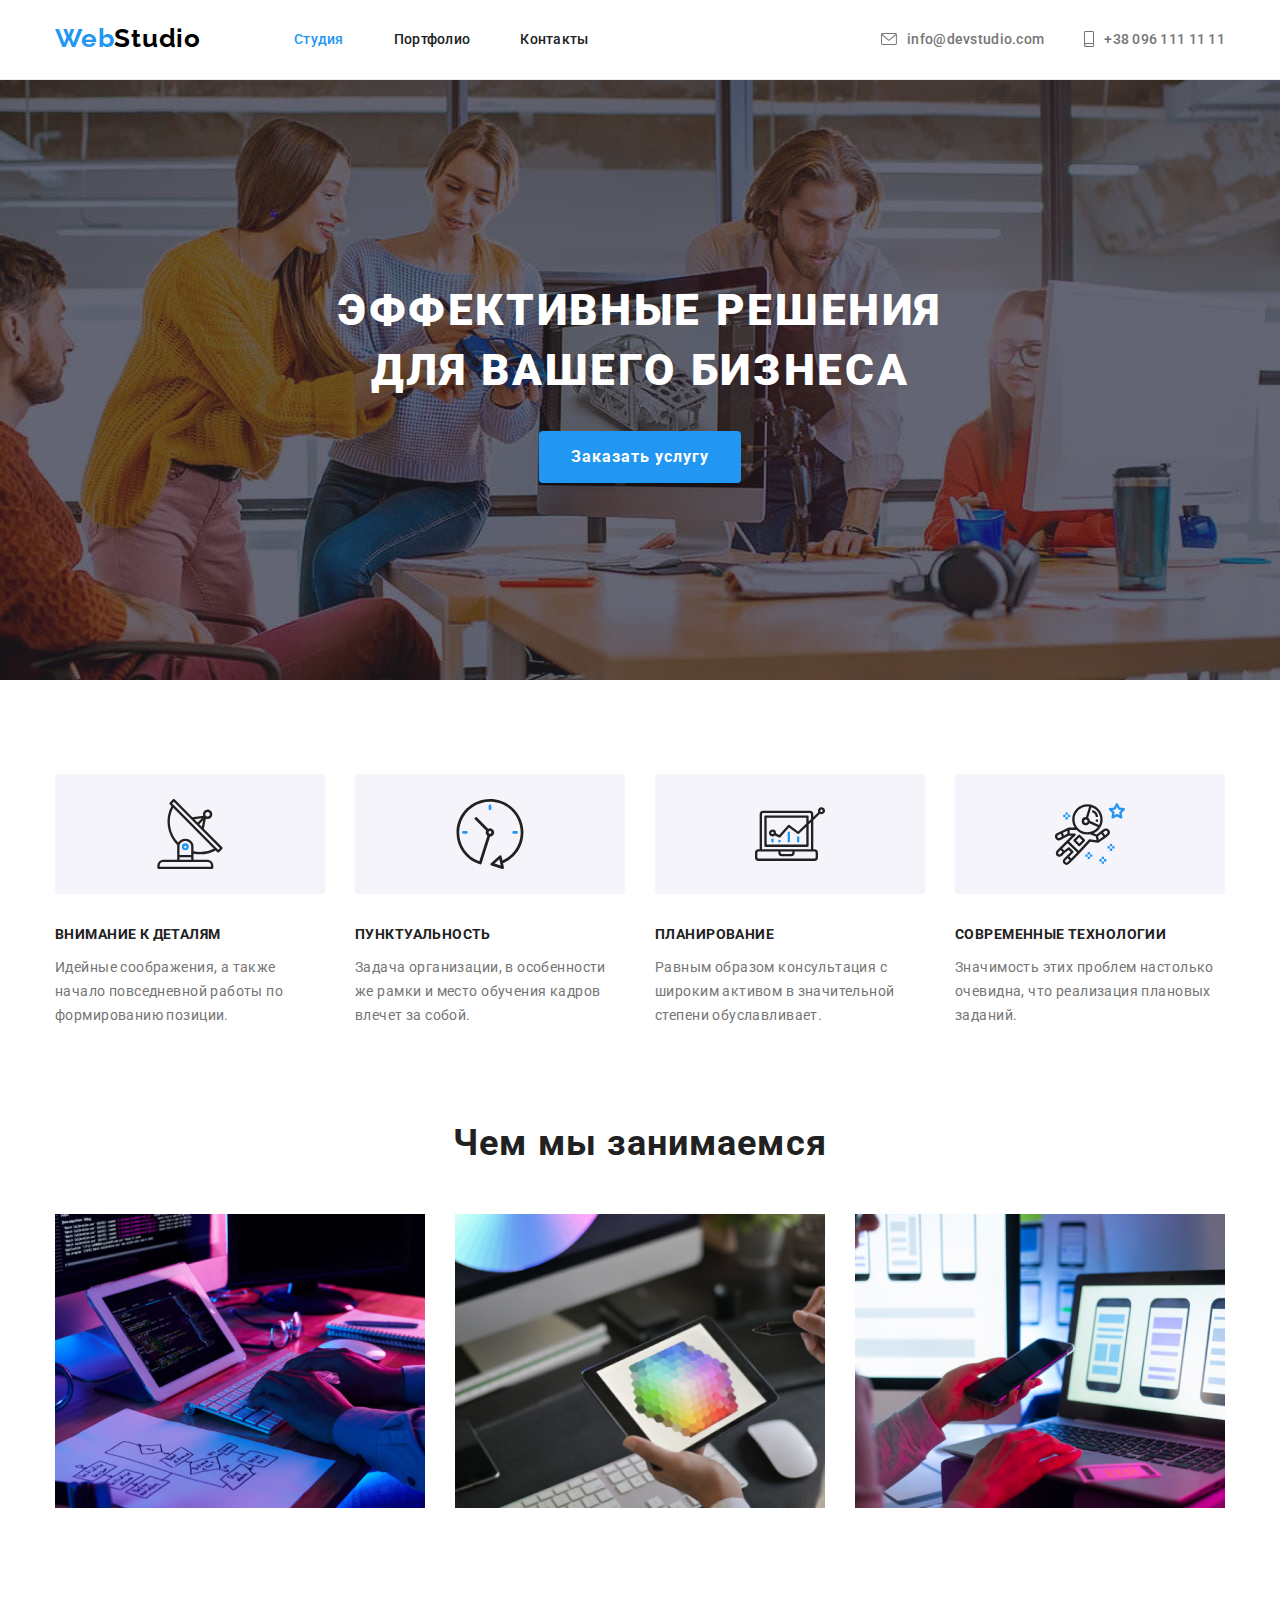
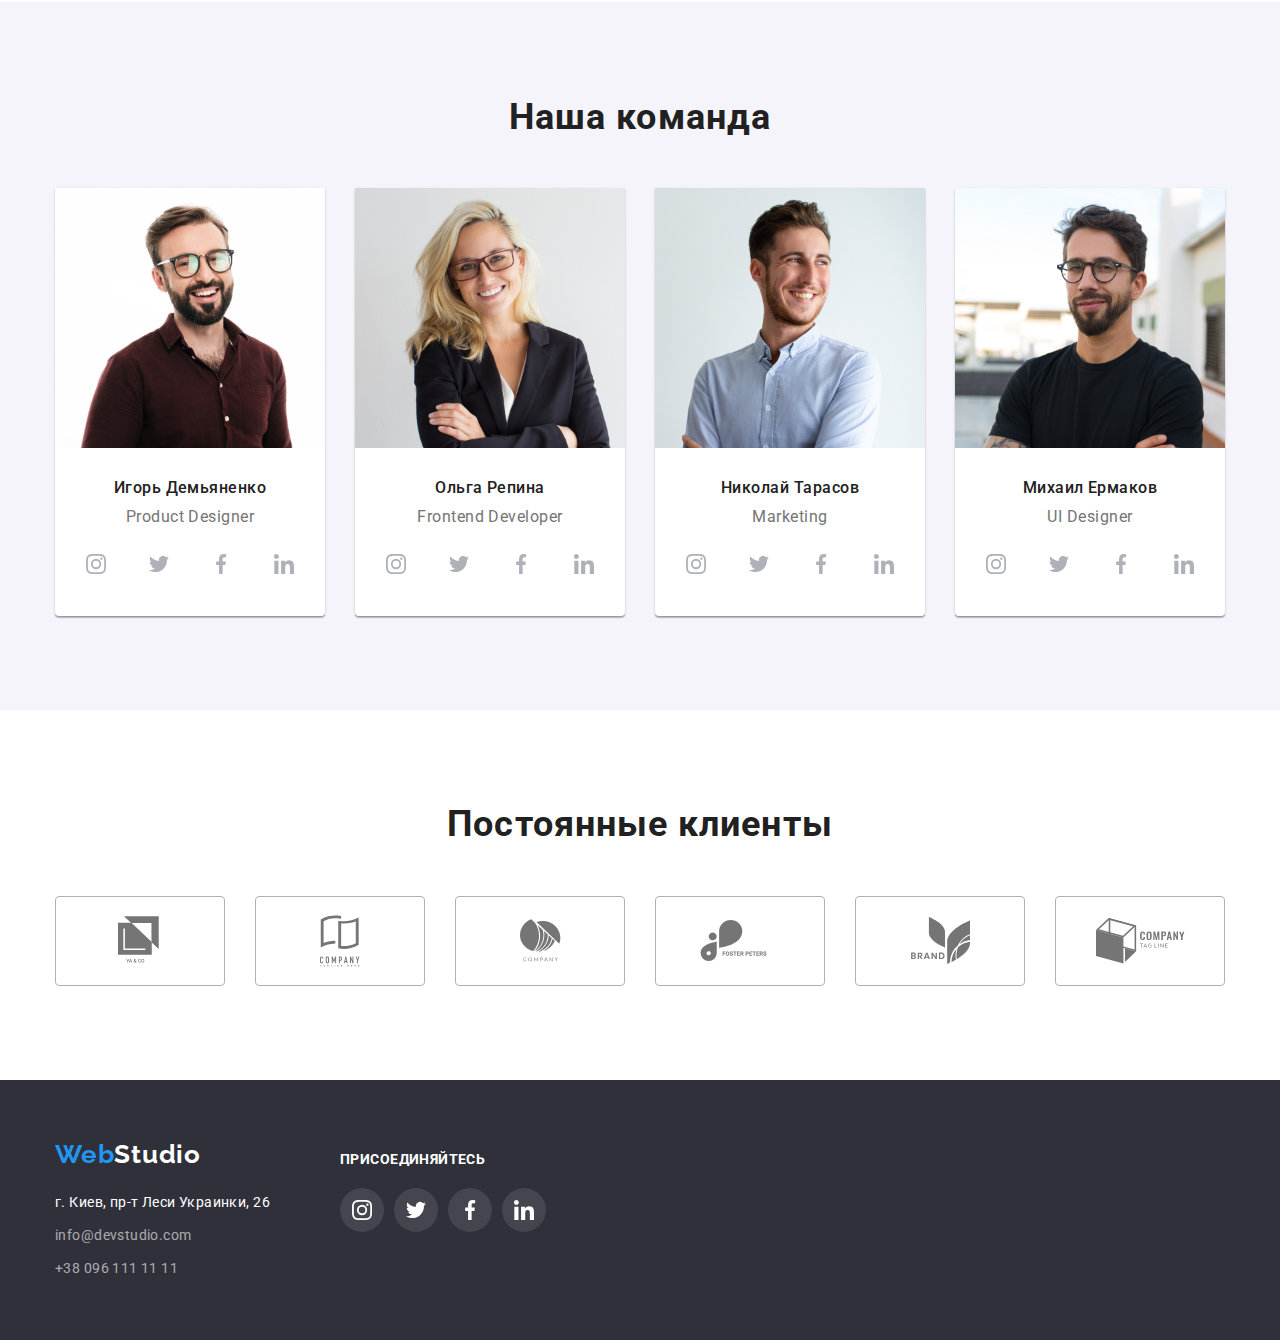
<file: index.html>
<!DOCTYPE html>
<html lang="ru">
  <head>
    <meta charset="UTF-8" />
    <meta name="viewport" content="width=</head>device-width, initial-scale=1.0" />
    <title>WebStudio</title>
    <link rel="stylesheet" href="https://cdnjs.cloudflare.com/ajax/libs/modern-normalize/1.0.0/modern-normalize.css">
    <link href="https://fonts.googleapis.com/css2?family=Raleway:wght@700&family=Roboto:wght@400;500;700;900&display=swap" rel="stylesheet">
    <link rel="stylesheet" href="./css/style.css">
  </head>
  <body>

    <!--HEADER-->

      <header class="header">
        <div class="container">
        <nav class="navigation">
        <a class="logo" href="./index.html" aria-label="Logotype"> <span class="logo-web">Web</span>Studio</a>
        <ul class="navigation-list">
          <li class="navigation-list-item"><a class="navigation-list-link current" href="./index.html">Студия</a></li>
          <li class="navigation-list-item"><a class="navigation-list-link" href="./portfolio.html">Портфолио</a></li>
          <li class="navigation-list-item"><a class="navigation-list-link " href="">Контакты</a></li>
        </ul>
      </nav>
      <ul class="header-contacts">
          <li class="header-contacts-item"> 
            <a class="header-mail-link" href="mailto:info@devstudio.com">
              <svg class="envelope-svg" width="16px" height="12px">
               <use href="./img/sprite.svg#envelope"></use>
              </svg>
              info@devstudio.com 
            </a>
          </li>
          <li class="header-contacts-item">
            <a class="header-tel-link" href="tel:+380961111111">
              <svg class="smartphone-svg" width="10px" height="16px">
                <use href="./img/sprite.svg#smartphone"></use>
               </svg>
              +38 096 111 11 11
            </a>
          </li>
      </ul>
       </div>
     </header>


      <main>
        <!--HERO-->
        <div class="overlay">
         <section class="hero section">
          <div class="container">
          <h1 class="hero-title">Эффективные решения <br> для вашего бизнеса</h1>
          <button class="hero-button" type="button">Заказать услугу</button>
        </div>
        </section>
      </div>
      

        <!-- FEATURES-->
        
        <section class="features">
          <div class="container">
          <h2 hidden class="features-title" >Особенности</h2>

          <ul class="features-list">
            <li class="features-list-item icon-1" >
              
<h3 class="features-subtitle">Внимание к деталям</h3>
<p class="features-text">
  Идейные соображения, а также начало повседневной работы по формированию позиции.
</p>
            </li>
            <li class="features-list-item icon-2" >
              <h3 class="features-subtitle">Пунктуальность</h3>
              <p class="features-text">
          Задача организации, в особенности же рамки и место обучения кадров влечет за собой.
             </p>
            </li>
            <li class="features-list-item icon-3">
              <h3 class="features-subtitle">Планирование</h3>
              <p class="features-text">
                Равным образом консультация с широким активом в значительной степени обуславливает.
              </p></li>
            <li class="features-list-item icon-4">
              <h3 class="features-subtitle">Современные технологии</h3>
<p class="features-text">
  Значимость этих проблем настолько очевидна, что реализация плановых заданий.
</p>
            </li>
          </ul>
        </div>
                </section>
      
          
        <!--WHAT WE DO-->

        <section class="examples">
          <div class="container">
          <h2 class="examples-titles"> Чем мы занимаемся</h2>
          <ul class="examples-list">
            <li>
           <img src="./img/pic1.jpg" alt="мужчина пишет код" width="370" height="294">
            </li>
            <li>
              <img src="./img/pic2.jpg" alt="кто-то держит смартфон" width="370" height="294">
            </li>
            <li>
              <img src="./img/pic3.jpg" alt="кто-то держит планшет" width="370" height="294">
            </li>
          </ul>
        </div>
        </section>

        <!--Our team-->
        <section class="team">
          <div class="container">
          <h2 class="team-title">Наша команда </h2>
          <ul class="team-list">
            <li class="teammate-item">
          <img src="./img/teammate1.jpg" alt="игорь улыбается" width="270" height="260">
          <div class="description-container">
          <h3 class="teammate-name">Игорь Демьяненко</h3>
          <p class="teammate-position" lang="en">Product Designer</p>
          <ul class="social-list">
          <li><a class="social-list-link" href=""><svg class="social-svg" width="20px" height="20px">
            <use href="./img/sprite.svg#instagram"></use>
          </svg>
        </a>
      </li>
          <li><a class="social-list-link" href=""><svg class="social-svg" width="20px" height="20px">
            <use href="./img/sprite.svg#twitter"></use>
          </svg>
        </a>
      </li>
          <li><a class="social-list-link" href=""><svg class="social-svg" width="20px" height="20px">
            <use href="./img/sprite.svg#facebook"></use>
          </svg>
        </a>
      </li>
          <li><a class="social-list-link" href=""><svg class="social-svg" width="20px" height="20px">
            <use href="./img/sprite.svg#linkedin"></use>
          </svg>
        </a>
      </li>
        </ul>
</div>
            </li>
            <li class="teammate-item">
              <img src="./img/teammate2.jpg" alt="ольга улыбается" width="270" height="260">
              <div class="description-container">         
          <h3 class="teammate-name">Ольга Репина</h3>
          <p class="teammate-position" lang="en">Frontend Developer</p>
          <ul class="social-list">
            <li><a class="social-list-link" href=""><svg class="social-svg" width="20px" height="20px">
              <use href="./img/sprite.svg#instagram"></use>
            </svg>
          </a>
        </li>
            <li><a class="social-list-link" href=""><svg class="social-svg" width="20px" height="20px">
              <use href="./img/sprite.svg#twitter"></use>
            </svg>
          </a>
        </li>
            <li><a class="social-list-link" href=""><svg class="social-svg" width="20px" height="20px">
              <use href="./img/sprite.svg#facebook"></use>
            </svg>
          </a>
        </li>
            <li><a class="social-list-link" href=""><svg class="social-svg" width="20px" height="20px">
              <use href="./img/sprite.svg#linkedin"></use>
            </svg>
          </a>
        </li>
          </ul>
          </div>
            </li>
            <li class="teammate-item">
              <img src="./img/teammate3.jpg" alt="николай улыбается" width="270" height="260">
              <div class="description-container">             
               <h3 class="teammate-name">Николай Тарасов</h3>
               <p class="teammate-position" lang="en">Marketing</p>
               <ul class="social-list">
                 <li><a class="social-list-link" href=""><svg class="social-svg" width="20px" height="20px">
                   <use href="./img/sprite.svg#instagram"></use>
                 </svg>
                </a>
              </li>
                 <li><a class="social-list-link" href=""><svg class="social-svg" width="20px" height="20px">
                   <use href="./img/sprite.svg#twitter"></use>
                 </svg>
                </a>
              </li>
                 <li><a class="social-list-link" href=""><svg class="social-svg" width="20px" height="20px">
                   <use href="./img/sprite.svg#facebook"></use>
                 </svg>
                </a>
              </li>
                 <li><a class="social-list-link" href=""><svg class="social-svg" width="20px" height="20px">
                   <use href="./img/sprite.svg#linkedin"></use>
                 </svg>
                </a>
              </li>
               </ul>
               </div>
            </li>
            <li class="teammate-item">
              <img src="./img/teammate4.jpg" alt="ольга улыбается" width="270" height="260">
              <div class="description-container">   
           <h3 class="teammate-name">Михаил Ермаков</h3>
           <p class="teammate-position" lang="en">UI Designer</p>
           <ul class="social-list">
             <li><a class="social-list-link" href=""><svg class="social-svg" width="20px" height="20px">
               <use href="./img/sprite.svg#instagram"></use>
             </svg>
            </a>
          </li>
             <li><a class="social-list-link" href=""><svg class="social-svg" width="20px" height="20px">
               <use href="./img/sprite.svg#twitter"></use>
             </svg>
            </a>
          </li>
             <li><a class="social-list-link" href=""><svg class="social-svg" width="20px" height="20px">
               <use href="./img/sprite.svg#facebook"></use>
             </svg>
            </a>
          </li>
             <li><a class="social-list-link" href=""><svg class="social-svg" width="20px" height="20px">
               <use href="./img/sprite.svg#linkedin"></use>
             </svg>
            </a>
          </li>
           </ul>
           </div>
            </li>
          </ul>
        </div>
        </section>

         <!--CLIENTS-->

    <section class="clients-section">
      <div class="container">
       <h2 class="clients-title">Постоянные клиенты</h2>
       <ul class="clients-list">
         <li class="clients-item"><a class="clients-link" href="">
           <svg class="clients-icon"  width="45px" height="50px" >
            <use href="./img/sprite.svg#client-1"></use>
           </svg>
         </a>
        </li>
        <li class="clients-item"><a class="clients-link" href="">
          <svg class="clients-icon" width="40px" height="52px" >
           <use href="./img/sprite.svg#client-2"></use>
          </svg>
        </a>
       </li>
       <li class="clients-item"><a class="clients-link" href="">
        <svg class="clients-icon" width="41px" height="43px" >
         <use href="./img/sprite.svg#client-3"></use>
        </svg>
      </a>
     </li>
     <li class="clients-item"><a class="clients-link" href="">
      <svg class="clients-icon" width="80px" height="42px" >
       <use href="./img/sprite.svg#client-4"></use>
      </svg>
    </a>
   </li>
   <li class="clients-item"><a class="clients-link" href="">
    <svg class="clients-icon" width="59px" height="47px" >
     <use href="./img/sprite.svg#client-5"></use>
         </svg>
       </a>
      </li>
      <li class="clients-item"><a class="clients-link" href="">
       <svg class="clients-icon" width="89px" height="46px" >
        <use href="./img/sprite.svg#client-6"></use>
       </svg>
     </a>
     </li>
       </ul>
      </div>
      </section>
      </main>


      <!--FOOTER-->
      <footer class="footer">
        <div class="container container-footer">
          <div class="footer-contacts">
          <a class="logo webstudio" href="./index.html" aria-label="Logotype"><span class="logo-web">Web</span><span class="logo-footer">Studio</span></a>
          <address class="address">
           
            <ul class="address-footer">
              <li class="address-footer-item"> г. Киев, пр-т Леси Украинки, 26</li>
              <li class="address-footer-item"><a class="footer-mail-link" href="mailto:info@devstudio.com">info@devstudio.com</a></li>
              <li class="address-footer-item"><a class="footer-tel-link" href="tel:+380961111111">+38 096 111 11 11</a> </li>
           </ul>       
        </address>
      </div>
        <div class="footer-connections">
          <h2>присоединяйтесь</h2>
          <ul class="social-list-footer">
            <li class="item-link-footer"><a class="social-link-footer" href=""><svg class="social-svg" width="20px" height="20px">
              <use href="./img/sprite.svg#instagram"></use>
            </svg></a></li>
            <li class="item-link-footer"><a class="social-link-footer" href=""><svg class="social-svg" width="20px" height="20px">
              <use href="./img/sprite.svg#twitter"></use>
            </svg></a></li>
            <li class="item-link-footer"><a class="social-link-footer" href=""><svg class="social-svg" width="20px" height="20px">
              <use href="./img/sprite.svg#facebook"></use>
            </svg></a></li>
            <li class="item-link-footer"><a class="social-link-footer" href=""><svg class="social-svg" width="20px" height="20px">
              <use href="./img/sprite.svg#linkedin"></use>
            </svg></a></li>
          </ul>
          </div>
      </div>
      </footer>
  </body>
</html>
</file>
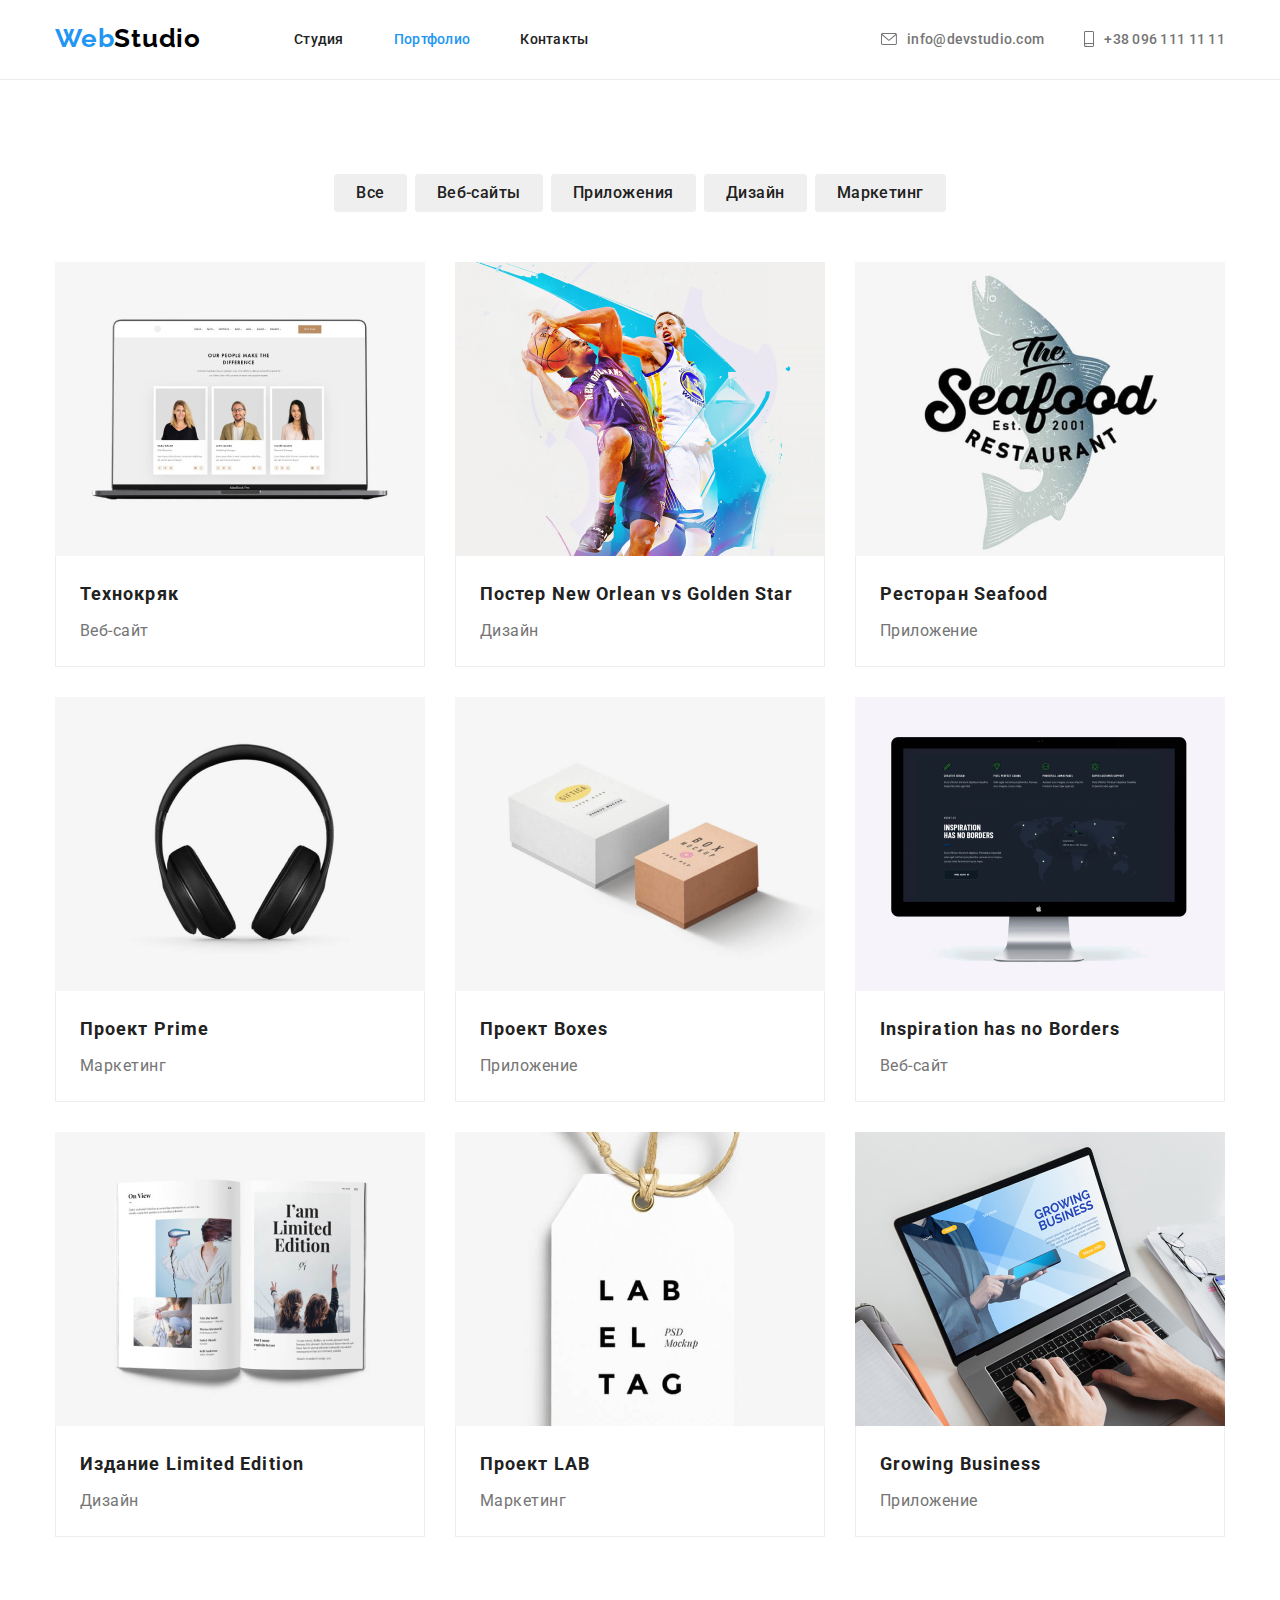
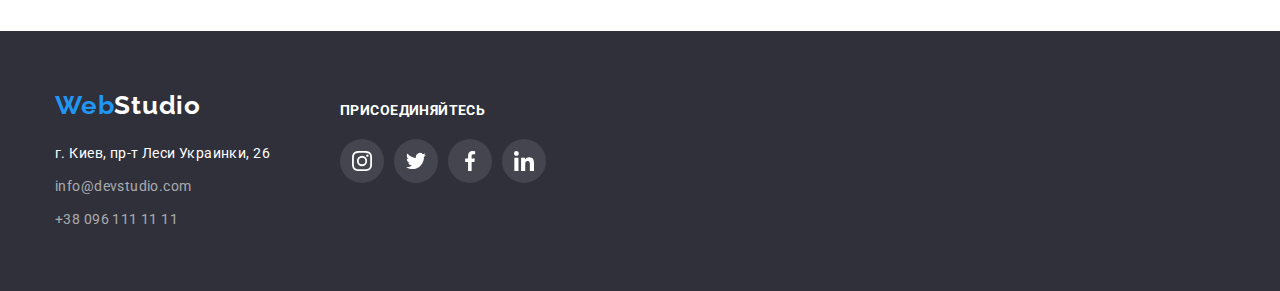
<file: portfolio.html>
<!DOCTYPE html>
<html lang="ru">
<head>
    <meta charset="UTF-8">
    <meta name="viewport" content="width=device-width, initial-scale=1.0">
    <title>Portfolio</title>
    <link rel="stylesheet" href="https://cdnjs.cloudflare.com/ajax/libs/modern-normalize/1.0.0/modern-normalize.css">
    <link href="https://fonts.googleapis.com/css2?family=Raleway:wght@700&family=Roboto:wght@400;500;700;900&display=swap" rel="stylesheet">
    <link rel="stylesheet" href="./css/style.css">
</head>
<body>
    <!--HEADER-->

    <header class="header">
        <div class="container">
        <nav class="navigation">
        <a class="logo" href="./index.html" aria-label="Logotype"> <span class="logo-web">Web</span>Studio</a>
        <ul class="navigation-list">
          <li class="navigation-list-item"><a class="navigation-list-link" href="./index.html">Студия</a></li>
          <li class="navigation-list-item"><a class="navigation-list-link current" href="./portfolio.html">Портфолио</a></li>
          <li class="navigation-list-item"><a class="navigation-list-link " href="">Контакты</a></li>
        </ul>
      </nav>
      <ul class="header-contacts">
          <li class="header-contacts-item"> 
            <a class="header-mail-link" href="mailto:info@devstudio.com">
              <svg class="envelope-svg" width="16px" height="12px">
               <use href="./img/sprite.svg#envelope"></use>
              </svg>
                info@devstudio.com 
            </a>
          </li>
          <li class="header-contacts-item">
            <a class="header-tel-link" href="tel:+380961111111">
              <svg class="smartphone-svg" width="10px" height="16px">
                <use href="./img/sprite.svg#smartphone"></use>
               </svg>
                +38 096 111 11 11
            </a>
          </li>
      </ul>
       </div>
     </header>

      <!-- MAIN -->
      <main>
        <section class="portfolio">
            <div class="container">
            <h1 hidden> Портфолио </h1>
            <ul class="portfolio-filter">
                <li class="button">
                    <button type="button" class="portfolio-filter-btn">Все</button>
                </li>
                <li class="button">
                    <button type="button" class="portfolio-filter-btn" >Веб-сайты</button>
                </li>
                <li class="button">
                    <button type="button" class="portfolio-filter-btn">Приложения</button>
                </li>
                <li class="button">
                    <button type="button" class="portfolio-filter-btn">Дизайн</button>
                </li>
                <li class="button">
                    <button type="button" class="portfolio-filter-btn">Маркетинг</button>
                </li>
            </ul>
            
            <ul class="portfolio-list">
                <li class="portfolio-list-item">
                <a class="portfolio-list-link" href="">
                  <img class="portfolio-list-image" src="./img/project1.jpg" alt="ноутбук" width="370" height="294">
                  <div class="list-container">
                  <h2 class="portfolio-list-title">Технокряк</h2>
                  <p class="portfolio-list-text" >Веб-сайт</p>
                </div>
                </a>
                </li>
                <li  class="portfolio-list-item" >
                <a class="portfolio-list-link" href="">
                  <img src="./img/project2.jpg" alt="баскетболисты" width="370" height="294">
                  <div class="list-container">
                  <h2 class="portfolio-list-title" >Постер <span lang="en"> New Orlean vs Golden Star</span></h2>
                  <p class="portfolio-list-text">Дизайн</p>
                </div>
                </a>
                </li>
                <li class="portfolio-list-item">
                <a class="portfolio-list-link" href="">
                    <img src="./img/project3.jpg" alt="акула" width="370" height="294">
                    <div class="list-container">
                    <h2  class="portfolio-list-title" >Ресторан <span lang="en">Seafood</span></h2>
                    <p class="portfolio-list-text">Приложение</p>
                </div>
                </a>
                </li>
                <li class="portfolio-list-item">
                <a class="portfolio-list-link" href="">
                    <img src="./img/project4.jpg" alt="наушники" width="370" height="294">
                    <div class="list-container">
                    <h2 class="portfolio-list-title" >Проект <span lang="en">Prime</span></h2>
                    <p class="portfolio-list-text">Маркетинг</p>
                </div>
                </a>
                </li>
                <li class="portfolio-list-item">
                <a class="portfolio-list-link" href="">
                    <img src="./img/project5.jpg" alt="коробки" width="370" height="294">
                    <div class="list-container">
                    <h2 class="portfolio-list-title" >Проект <span lang="en">Boxes</span></h2>
                    <p class="portfolio-list-text">Приложение</p>
                </div>
                </a>
                </li>
            
                <li class="portfolio-list-item">
                <a class="portfolio-list-link" href="">
                    <img src="./img/project6.jpg" alt="монитор" width="370" height="294">
                    <div class="list-container">
                    <h2 class="portfolio-list-title"  lang="en">Inspiration has no Borders</h2>
                    <p class="portfolio-list-text">Веб-сайт</p>
                </div>
                </a>
                </li>
                <li class="portfolio-list-item">
                    <a class="portfolio-list-link" href="">
                    <img src="./img/project7.jpg" alt="журнал" width="370" height="294">
                    <div class="list-container">
                    <h2 class="portfolio-list-title" >Издание <span lang="en"> Limited Edition</span></h2>
                    <p class="portfolio-list-text">Дизайн</p>
                </div>
                </a>
                </li>
                <li class="portfolio-list-item">
                    <a class="portfolio-list-link" href="">
                    <img src="./img/project8.jpg" alt="ярлык" width="370" height="294">
                    <div class="list-container">
                    <h2 class="portfolio-list-title" >Проект <span lang="en"> LAB </span></h2>
                    <p class="portfolio-list-text">Маркетинг</p>
                </div>
                </a>
                </li>
                <li class="portfolio-list-item">
                 <a class="portfolio-list-link" href="">
                    <img src="./img/project9.jpg" alt="работают на ноутбуке" width="370" height="294">
                    <div class="list-container">
                    <h2 class="portfolio-list-title" lang="en">Growing Business</h2>
                    <p class="portfolio-list-text">Приложение</p>
                </div>
                </a>
                </li>
            </ul>
        </div>
        </section>
      </main>

       <!--FOOTER-->

       <footer class="footer">
        <div class="container container-footer">
          <div class="footer-contacts">
          <a class="logo webstudio" href="./index.html" aria-label="Logotype"><span class="logo-web">Web</span><span class="logo-footer">Studio</span></a>
          <address class="address">
           
            <ul class="address-footer">
              <li class="address-footer-item"> г. Киев, пр-т Леси Украинки, 26</li>
              <li class="address-footer-item"><a class="footer-mail-link" href="mailto:info@devstudio.com">info@devstudio.com</a></li>
              <li class="address-footer-item"><a class="footer-tel-link" href="tel:+380961111111">+38 096 111 11 11</a> </li>
           </ul>       
        </address>
      </div>
        <div class="footer-connections">
          <h2>присоединяйтесь</h2>
          <ul class="social-list-footer">
            <li class="item-link-footer"><a class="social-link-footer" href=""><svg class="social-svg" width="20px" height="20px">
              <use href="./img/sprite.svg#instagram"></use>
            </svg></a></li>
            <li class="item-link-footer"><a class="social-link-footer" href=""><svg class="social-svg" width="20px" height="20px">
              <use href="./img/sprite.svg#twitter"></use>
            </svg></a></li>
            <li class="item-link-footer"><a class="social-link-footer" href=""><svg class="social-svg" width="20px" height="20px">
              <use href="./img/sprite.svg#facebook"></use>
            </svg></a></li>
            <li class="item-link-footer"><a class="social-link-footer" href=""><svg class="social-svg" width="20px" height="20px">
              <use href="./img/sprite.svg#linkedin"></use>
            </svg></a></li>
          </ul>
          </div>
      </div>
      </footer>
</body>
</html>
</file>
<file: css/style.css>
:root {
    --main-font: "Roboto", sans-serif;
    --secondary-font: "Raleway", sans-serif;
    --primary-text-color: #757575;
    --secondary-text-color: #212121;
    --title-text-color: #FFFFFF;
    --accent-color: #2196F3;
    --bg-color: #2F303A;
    }    

    *,
    *::before,
    *::after {
      margin: 0;
      padding: 0;
    }

body {
    font-family: var(--main-font);
    font-style: normal;

}
ul{
      list-style: none;
}

a{
    text-decoration: none;
}

img{
    display: block;
}
    

.container{
    margin-left: auto;
    margin-right: auto;
    width: 1200px;
    padding-right: 15px ;
    padding-left: 15px;
    }

/*-----START HEADER-------*/

.header{
    height: 80px;
    padding: 24px 0px;
    border-bottom: 1px solid #ececec;
}

.header .container{
    display: flex;
    }
    
.logo{
    font-family: var(--secondary-font);
    font-weight: 700;
    font-size: 26px;
    line-height: 1,20;
    letter-spacing: 0.03em;
    color: #000000;
    
}
.logo-web{
    color: var(--accent-color);
}

.navigation{
    display: flex;
    align-items: center;
    
    
}
.navigation-list{
    display: flex;
    margin-left: 93px;
}

.navigation-list-item{

    margin-right: 50px;
    }
.navigation-list-item:last-child{
    margin-right: 0;
}
.navigation .navigation-list-link.current{
    color: var(--accent-color);
   }


.navigation-list-link{
    
    font-weight: 500;
    font-size: 14px;
    line-height: 1,15;
    letter-spacing: 0.02em;
    color: var(--secondary-text-color);
}

 

.navigation-list-link:hover,
.navigation-list-link:focus{
color: var(--accent-color); 
}
 
.header-contacts{
    display: flex;
    align-items: center;
    margin-left:auto;
    }

.header-contacts-item{
    
    margin-right: 40px;
    
}


.header-contacts-item:last-child{
margin-right: 0;
}

.header-mail-link{
    display: flex;
    align-items: center;
}
.envelope-svg{
    
    margin-right: 10px;
    fill: currentcolor;
    
}
.header-tel-link{
    display: flex;
    align-items: center;
}
.smartphone-svg{
    margin-right: 10px;
    fill: currentcolor;
}
.envelope-svg:hover,
.envelope-svg:focus,
.smartphone-svg:hover,
.smartphone-svg:focus{

    fill: var(--accent-color);
}

.header-tel-link,
.header-mail-link{
font-weight: 500;
font-size: 14px;
line-height: 1,15;
letter-spacing: 0.02em;
color: var(--primary-text-color);
}


.header-tel-link:hover,
.header-tel-link:focus,
.header-mail-link:hover,
.header-mail-link:focus {
color: var(--accent-color);
}

/*------END HEADER--------*/

/*--------START HERO----------*/

.overlay{
    height: 600px;
    max-width: 1600px;
    margin-left: auto;
    margin-right: auto;
    background-color: #C4C4C4;
    background-image: linear-gradient(
      to right,
      rgba(47, 48, 58, 0.4),
      rgba(47, 48, 58, 0.4)
    ),
     url(../img/bground.jpg);
    background-repeat: no-repeat;
    background-size: cover;
    background-position: center;
}
.hero{
    padding-top: 200px;
    text-align: center;
 
 
}

.hero-title{
    margin-bottom: 30px;
 

    font-size: 44px;
    line-height: 1.37;
    text-align: center;
    letter-spacing: 0.06em;
    text-transform: uppercase;
    color: var(--title-text-color);
    font-weight: 900;
}
.hero-button{
display: inline-block;
 border: 0px;
 border-radius: 4px;
padding: 11px 32px;
box-shadow: 0px 4px 4px rgba(0, 0, 0, 0.15);
border-radius: 4px;
min-width: 200px;

font-weight: 700;
font-size: 16px;
line-height: 1.88;
align-items: center;
letter-spacing: 0.06em;
color: var(--title-text-color);
background-color:var(--accent-color);
}


/*--------END HERO------------*/

/*--------START FEATURES-------*/
.features{
  padding-top: 94px;  
  padding-bottom: 94px ;
}
.features-list{
    display: flex; 
}
.features-list-item::before {
    display: block; 
    content: '';
    height: 120px;
    background: #f5f4fa;
    border-radius: 4px;
    margin-bottom: 30px;
    background-repeat: no-repeat;
    background-position: center;
  }

  .icon-1::before {
    background-image: url(../img/antenna.svg);
  }
  .icon-2::before {
    background-image: url(../img/clock.svg);
  }
  .icon-3::before {
    background-image: url(../img/diagram.svg);
  }
  .icon-4::before {
    background-image: url(../img/astronaut.svg);
  }
  

.features-list-item:not(:last-child){
    margin-right:30px;
}

.features-list-item{
    
    width: 270px;
    }


.features-subtitle{
margin-bottom: 10px; 

font-weight: 700;
font-size: 14px;
line-height: 1.50;
letter-spacing: 0.03em;
text-transform: uppercase;
color: var(--secondary-text-color);
}
.features-text{
  
font-weight: 400;
font-size: 14px;
line-height: 1.73;
letter-spacing: 0.03em;
color: var(--primary-text-color);
}

/*--------END FEATURES-------*/

/*------START WHAT WE DO----------*/

.examples{
    padding-bottom: 94px;
     
}

.examples-list{
    display: flex;
    justify-content: space-between;
}
.examples-titles{
margin-bottom: 50px;

font-weight: 700;
font-size: 36px;
line-height: 1.17;
text-align: center;
letter-spacing: 0.03em;
color: var(--secondary-text-color);
}

/*------END WHAT WE DO----------*/

/*------START OUR TEAM----------*/

.team{
    padding-top: 94px;
    padding-bottom: 94px;
    background: #F5F4FA;
    
}

.team-title{

margin-bottom: 50px;


font-weight: 700;
font-size: 36px;
line-height: 1.17;
text-align: center;
letter-spacing: 0.03em;
color: var(--secondary-text-color);
}

.team-list{
    display: flex;
    justify-content: space-between;
}
.teammate-item{
    


    background: #FFFFFF;
    box-shadow: 0px 1px 3px rgba(0, 0, 0, 0.12), 0px 1px 1px rgba(0, 0, 0, 0.14),
    0px 2px 1px rgba(0, 0, 0, 0.2);
    border-radius: 0px 0px 4px 4px;
}

.teammate-item h3{
    
 text-align: center;

}
.teammate-name{
margin-top: 30px;
margin-bottom: 10px;

font-weight: 500;
font-size: 16px;
line-height: 1.19;
letter-spacing: 0.03em;
color: var(--secondary-text-color);
}
.teammate-position{
margin-bottom: 16px;
font-weight: 400;
font-size: 16px;
line-height: 1.19;
letter-spacing: 0.03em;
text-align: center;
color: var(--primary-text-color);
}
.social-list {

    display: flex;
    justify-content: space-evenly;
    padding: 0;
    margin: 0;
  
  }
  
  .social-list-link {
    display: flex;
    justify-content: center;
    align-items: center;
    width: 44px;
    height: 44px;
    border-radius: 50%;
    fill: #AFB1B8;
  
  }
  
  .social-list-link:hover,
  .social-list-link:focus {
  
    background-color: var(--accent-color);
  
  }
  
  .social-list-link:hover .social-svg,
  .social-list-link:focus .social-svg {
  
    fill: #ffffff;
  }
  
.description-container{
    padding-bottom: 30px;
}

/*------END OUR TEAM----------*/

/*--------START CLIENTS--------*/
.clients-section {
    padding-bottom: 94px;
    padding-top: 94px ;
}
  
.clients-title {
    font-weight: bold;
    font-size: 36px;
    line-height: 1.16;
    letter-spacing: 0.03em;
    color: var(--secondary-text-color);
    text-align: center;
    margin: 0px;
    padding: 0px;
    margin-bottom: 50px;
    
  }
  .clients-list {
    display: flex;
    justify-content: space-between;
    margin: 0px;
    padding: 0px;
  }
  .clients-item {
        
    Width: 170px;
    Height: 90px;
  }
  .clients-link:hover,
  .clients-link:focus {
    border: 1px solid var(--accent-color);
    border-radius: 4px;
    color: var(--accent-color);
    
  }
  .clients-link {
    display: flex;
    justify-content: center;
    align-items: center;
    Width: 170px;
    Height: 90px;
    color: #757575;
    border: 1px solid #AFB1B8;
    border-radius: 4px;
  }
  .clients-icon {
    fill: currentcolor;
  }
  
/*--------END CLIENTS---------*/

/*------STARt FOOTER---------*/

.footer{
  background-color: var(--bg-color);
}
.container-footer{
    display: flex;
    margin-left: auto;
    margin-right: auto;
    padding-bottom: 60px;
    padding-top: 60px;
}
.footer-contacts{
    margin-right: 70px;
}

.logo-footer{
    color: #FFFFFF;
}
.webstudio{
    display:block ;
    margin-bottom: 20px;
}

.address-footer-item:not(:last-child){
    margin-bottom: 9px;

    }

.footer address{

font-style: normal;
}
.address{
font-weight: 400;
font-size: 14px;
line-height: 1.72;
letter-spacing: 0.03em;
color: var(--title-text-color);
}
.footer-mail-link{
font-weight: 400;
font-size: 14px;
line-height: 1.72;
letter-spacing: 0.03em;
color: rgba(255, 255, 255, 0.6);
}
.footer-tel-link{
font-weight: 400;
font-size: 14px;
line-height: 1.72;
letter-spacing: 0.03em;
color: rgba(255, 255, 255, 0.6);

}

    
    

.footer-connections h2 {
    margin: 0;
    padding: 0;
    padding-top: 12px;
    margin-bottom: 20px;
    
    font-weight: bold;
    font-size: 14px;
    line-height: 1.14;
    letter-spacing: 0.03em;
    text-transform: uppercase;
     color: var(--title-text-color);
  }
  .social-list-footer {
    display: flex;
    justify-content: space-evenly;
    padding: 0;
    margin: 0;
  
  }
  .social-link-footer {
    display: flex;
    justify-content: center;
    align-items: center;
    width: 44px;
    height: 44px;
    border-radius: 50%;
    background-color: rgba(255, 255, 255, 0.1);
    fill: var(--title-text-color);
  }
  .item-link-footer:not(:last-child) {
    margin-right: 10px;
  }
  .social-link-footer:hover,
  .social-link-footer:focus {
    background-color: var(--accent-color);

  }
/*------END FOOTER---------*/

/*------START PORTFOLIO---------*/


.portfolio{
  padding-top: 94px;
  padding-bottom:94px;
}
.portfolio-filter{
  display: flex;
  justify-content: center;
  margin-bottom: 50px;

}

.portfolio-filter-btn{
  display: inline-block; 
  border: 0px;
  border-radius: 4px;
  padding-top: 6px;
  padding-bottom: 6px;
  padding-right: 22px;
  padding-left: 22px;

  font-weight: 500;
  font-size: 16px;
  line-height: 1.625;
  text-align: center;
  letter-spacing: 0.03em;
  color: var(--secondary-text-color);   
 
  
 }
    .portfolio-filter-btn:hover,
    .portfolio-filter-btn:focus{
    color: var(--title-text-color);
    background-color: var(--accent-color);
    box-shadow: 0px 1px 1px rgba(0, 0, 0, 0.12), 0px 4px 4px rgba(0, 0, 0, 0.06),
    1px 4px 6px rgba(0, 0, 0, 0.16);
    }

.button{
    
    background: #F5F4FA;
    border-radius: 4px;
}     



    .button:not(:last-child){
        margin-right: 8px;
    }
 
    

.portfolio-list{
    display: flex;
    flex-wrap: wrap;
    margin-left: auto;
    margin-right: auto;
    }

.portfolio-list-item{
    width: 370px;
    margin-right: 30px;
    margin-bottom: 30px;   
    
}


.portfolio-list-link{
  display: block;
}
.portfolio-list-link:hover,
.portfolio-list-link:focus{
  box-shadow: 0px 1px 1px rgba(0, 0, 0, 0.12), 0px 4px 4px rgba(0, 0, 0, 0.06),
  1px 4px 6px rgba(0, 0, 0, 0.16);
}
.portfolio-list-item:nth-child(3n){
    margin-right: 0px;
}
.portfolio-list-item:nth-last-child(-n + 3){
    margin-bottom: 0px;
}
.portfolio-list-item h2{
    margin-bottom: 0px;
  padding-top: 20px;
  padding-left: 24px;
  padding-right: 24px;
}
.portfolio-list-item p{
    margin-bottom: 0px;
  margin-top: 4px;
  padding-left: 24px;
  padding-right: 24px;
  padding-bottom: 20px;
  
}

.list-container{
    border-top: 0px solid #eeeeee;;
    border-left:  1px solid #eeeeee;
    border-right:  1px solid #eeeeee;
    border-bottom:  1px solid #eeeeee;
    
    
}

 .portfolio-list-title{
font-weight: 700;
font-size: 18px;
line-height: 2;
letter-spacing: 0.06em;
color: var(--secondary-text-color);
}
.portfolio-list-text{
font-weight: 400;
font-size: 16px;
line-height: 1.875;
letter-spacing: 0.03em;
color: var(--primary-text-color);
}


/*------END PORTFOLIO---------*/
</file>
